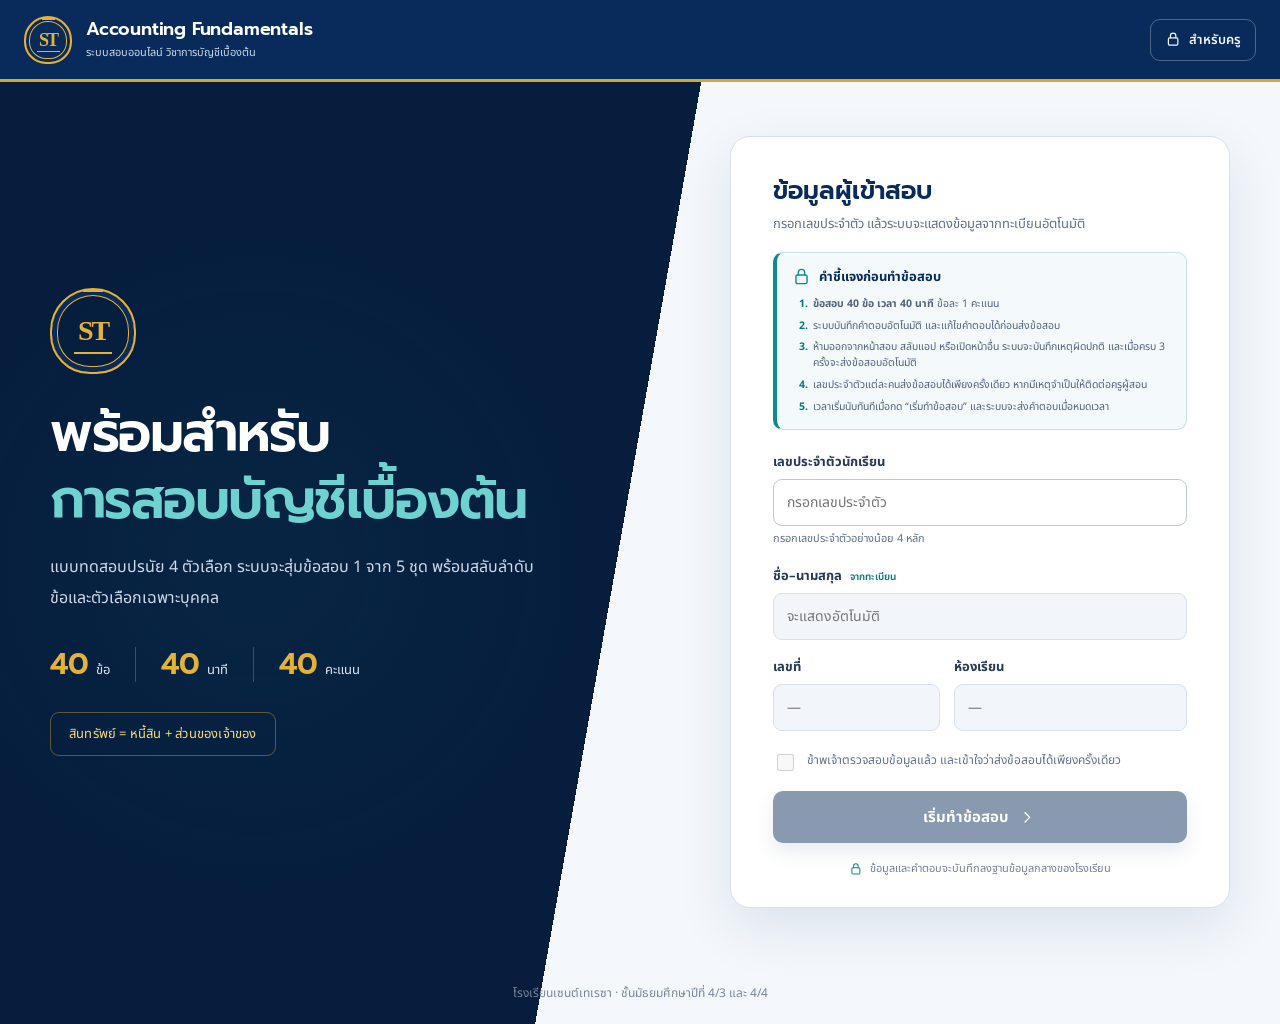
<file: index.html>
<!doctype html>
<html lang="th">
<head>
  <meta charset="UTF-8">
  <meta name="viewport" content="width=device-width, initial-scale=1, viewport-fit=cover">
  <meta name="theme-color" content="#082B5C">
  <meta name="description" content="ระบบสอบออนไลน์ วิชาการบัญชีเบื้องต้น สำหรับนักเรียนชั้น ม.4/3 และ ม.4/4 โรงเรียนเซนต์เทเรซา">
  <title>Accounting Fundamentals Online Examination System</title>
  <link rel="stylesheet" href="style.css">
</head>
<body>
  <noscript>ระบบสอบนี้ต้องเปิดใช้งาน JavaScript</noscript>
  <div id="app"></div>
  <script src="app.js"></script>
</body>
</html>
</file>
<file: style.css>
@import url('https://fonts.googleapis.com/css2?family=Noto+Sans+Thai:wght@400;500;600;700&family=Prompt:wght@500;600;700&display=swap');

:root {
  --navy-950: #061d3d;
  --navy-900: #082b5c;
  --navy-800: #0b3b74;
  --teal-700: #087778;
  --teal-600: #0f8b8d;
  --teal-100: #dff3f3;
  --gold-600: #d6a62e;
  --gold-500: #e4b237;
  --gold-100: #fbf3da;
  --blue-50: #f4f8fc;
  --blue-100: #eaf1f8;
  --ink: #14253f;
  --muted: #61718a;
  --line: #d7e1ec;
  --white: #fff;
  --danger: #b62f45;
  --shadow: 0 20px 55px rgba(8, 43, 92, .1);
  --shadow-soft: 0 8px 24px rgba(8, 43, 92, .07);
  --radius: 16px;
  --font: 'Noto Sans Thai', Tahoma, sans-serif;
  --display: 'Prompt', 'Noto Sans Thai', sans-serif;
}

* { box-sizing: border-box; }
html { min-height: 100%; background: var(--blue-50); }
body { margin: 0; min-width: 320px; min-height: 100vh; color: var(--ink); background: var(--blue-50); font-family: var(--font); }
button, input, select { font: inherit; }
button, a, input, select, label { -webkit-tap-highlight-color: transparent; }
button { cursor: pointer; }
button:disabled { cursor: not-allowed; opacity: .48; }
svg { width: 1.25em; height: 1.25em; fill: none; stroke: currentColor; stroke-width: 1.8; stroke-linecap: round; stroke-linejoin: round; }
h1, h2, h3, p { margin-top: 0; }
.sr-only { position: absolute; width: 1px; height: 1px; padding: 0; margin: -1px; overflow: hidden; clip: rect(0,0,0,0); white-space: nowrap; border: 0; }
.app-page { min-height: 100vh; display: flex; flex-direction: column; }
.app-page > footer { margin-top: auto; padding: 22px; color: #78869b; text-align: center; font-size: 12px; }
.exam-page > footer, .admin-page > footer { display: none; }

.public-header {
  height: 82px;
  color: var(--white);
  background: var(--navy-900);
  border-bottom: 3px solid var(--gold-600);
}
.public-header__inner {
  width: min(1240px, calc(100% - 48px));
  height: 100%;
  margin: auto;
  display: flex;
  align-items: center;
  justify-content: space-between;
}
.brand { display: inline-flex; align-items: center; gap: 14px; color: inherit; text-decoration: none; }
.brand > span, .exam-brand > span, .student-block > span, .sidebar-brand > span { display: flex; flex-direction: column; }
.brand strong, .exam-brand strong { font: 600 18px/1.25 var(--display); letter-spacing: -.2px; }
.brand small, .exam-brand small { margin-top: 3px; color: #c9d7e9; font-size: 11px; }
.brandmark {
  position: relative;
  width: 86px;
  height: 86px;
  display: grid;
  place-items: center;
  color: var(--gold-500);
  border: 2px solid currentColor;
  border-radius: 50% 50% 46% 46%;
  box-shadow: inset 0 0 0 5px var(--navy-900), inset 0 0 0 6px currentColor;
}
.brandmark::before { content: ''; position: absolute; top: -12px; width: 20px; height: 12px; border-bottom: 2px solid currentColor; }
.brandmark-st { font: 700 28px/1 Georgia, serif; letter-spacing: -2px; }
.brandmark-line { position: absolute; bottom: 18px; width: 38px; height: 2px; background: currentColor; }
.brandmark.compact { width: 48px; height: 48px; box-shadow: inset 0 0 0 3px var(--navy-900), inset 0 0 0 4px currentColor; }
.brandmark.compact::before { top: -7px; width: 13px; height: 7px; }
.brandmark.compact .brandmark-st { font-size: 18px; }
.brandmark.compact .brandmark-line { bottom: 10px; width: 23px; height: 1px; }
.header-link {
  display: inline-flex; align-items: center; gap: 8px; padding: 10px 14px;
  color: #eef5ff; background: transparent; border: 1px solid rgba(255,255,255,.28); border-radius: 10px;
  font-size: 13px; font-weight: 600;
}
.header-link:hover { background: rgba(255,255,255,.08); }

.btn {
  min-height: 44px; padding: 10px 18px; display: inline-flex; align-items: center; justify-content: center; gap: 9px;
  border: 1px solid transparent; border-radius: 10px; font-size: 14px; font-weight: 700; transition: transform .15s, box-shadow .15s, background .15s;
}
.btn:hover:not(:disabled) { transform: translateY(-1px); }
.btn-primary { color: #fff; background: var(--navy-900); box-shadow: 0 9px 18px rgba(8,43,92,.18); }
.btn-primary:hover:not(:disabled) { background: var(--navy-800); box-shadow: 0 12px 22px rgba(8,43,92,.22); }
.btn-teal { color: #fff; background: var(--teal-600); }
.btn-teal:hover:not(:disabled) { background: var(--teal-700); }
.btn-gold { color: #14233a; background: var(--gold-500); box-shadow: 0 8px 18px rgba(214,166,46,.22); }
.btn-gold:hover:not(:disabled) { background: #efbd40; }
.btn-outline { color: var(--navy-900); background: #fff; border-color: #9aacc1; }
.btn-outline:hover:not(:disabled) { background: var(--blue-50); border-color: var(--navy-900); }
.btn-danger { color: #fff; background: var(--danger); border-color: var(--danger); }
.btn-danger:hover:not(:disabled) { background: #98273b; border-color: #98273b; }
.btn-wide { width: 100%; }
.btn-large { min-height: 52px; font-size: 15px; }
.btn-small { min-height: 38px; padding: 8px 12px; font-size: 12px; }

.login-page {
  background:
    radial-gradient(circle at 20% 55%, rgba(15,139,141,.08), transparent 30%),
    linear-gradient(100deg, var(--navy-950) 0 49%, var(--blue-50) 49% 100%);
}
.login-layout { width: min(1180px, calc(100% - 48px)); min-height: calc(100vh - 138px); margin: 0 auto; display: grid; grid-template-columns: 1fr 1fr; align-items: center; gap: 88px; padding: 54px 0; }
.login-intro { color: #fff; max-width: 510px; }
.crest-wrap { margin-bottom: 26px; }
.login-intro h1 { margin-bottom: 18px; font: 600 clamp(34px, 4.2vw, 54px)/1.25 var(--display); letter-spacing: -1.5px; }
.login-intro h1 span { color: #6ed3d0; }
.login-intro > p { max-width: 490px; color: #cfdaea; font-size: 16px; line-height: 1.9; }
.exam-facts { margin: 34px 0 30px; display: flex; align-items: center; gap: 25px; }
.exam-facts div { display: flex; align-items: baseline; gap: 7px; }
.exam-facts strong { color: var(--gold-500); font: 600 30px/1 var(--display); }
.exam-facts span { color: #dce7f4; font-size: 13px; }
.exam-facts i { width: 1px; height: 35px; background: rgba(255,255,255,.2); }
.equation-line { width: fit-content; padding: 11px 18px; color: #f6d982; border: 1px solid rgba(214,166,46,.42); border-radius: 9px; font-size: 13px; letter-spacing: .2px; }
.login-panel { width: 100%; max-width: 500px; justify-self: end; padding: 38px 42px 30px; background: #fff; border: 1px solid var(--line); border-radius: 20px; box-shadow: var(--shadow); }
.panel-heading { margin-bottom: 25px; }
.panel-heading h2 { margin-bottom: 5px; color: var(--navy-900); font: 600 25px/1.35 var(--display); }
.panel-heading p { margin-bottom: 0; color: var(--muted); font-size: 13px; }
.exam-instructions { margin: -7px 0 22px; padding: 14px 15px; background: #f4fafb; border: 1px solid #c7e1e1; border-left: 4px solid var(--teal-600); border-radius: 10px; }
.instruction-title { display: flex; align-items: center; gap: 8px; color: var(--navy-900); font-size: 13px; }
.instruction-title svg { width: 19px; height: 19px; flex: 0 0 auto; color: var(--teal-600); }
.exam-instructions ol { margin: 10px 0 0; padding-left: 19px; display: grid; gap: 6px; }
.exam-instructions li { padding-left: 2px; color: #52637a; font-size: 10.5px; line-height: 1.5; }
.exam-instructions li::marker { color: var(--teal-700); font-weight: 700; }
.field { margin-bottom: 17px; }
.field label { display: block; margin-bottom: 7px; color: #263955; font-size: 13px; font-weight: 700; }
.field input, .field select, .results-toolbar select {
  width: 100%; height: 47px; padding: 0 13px; color: var(--ink); background: #fff;
  border: 1px solid #bcc9d8; border-radius: 9px; outline: 0; font-size: 14px;
}
.field input:focus, .field select:focus, .results-toolbar select:focus, .search-box:focus-within {
  border-color: var(--teal-600); box-shadow: 0 0 0 3px rgba(15,139,141,.12);
}
.lookup-input { position: relative; }
.lookup-input input { padding-right: 42px; }
.lookup-spinner {
  position: absolute; top: 50%; right: 14px; width: 18px; height: 18px; margin-top: -9px;
  border: 2px solid #d3dee9; border-top-color: var(--teal-600); border-radius: 50%;
  opacity: 0; pointer-events: none;
}
.lookup-spinner.visible { opacity: 1; animation: spin .75s linear infinite; }
.lookup-feedback { min-height: 18px; margin: 5px 0 0; color: var(--muted); font-size: 11px; line-height: 1.5; }
.lookup-field[data-state="success"] input { border-color: var(--teal-600); background: #f5fdfc; }
.lookup-field[data-state="success"] .lookup-feedback { color: var(--teal-700); font-weight: 600; }
.lookup-field[data-state="error"] input { border-color: var(--danger); }
.lookup-field[data-state="error"] .lookup-feedback { color: var(--danger); font-weight: 600; }
.auto-field label span { margin-left: 5px; color: var(--teal-700); font-size: 10px; font-weight: 600; }
.auto-field input[readonly] { color: #30435e; background: #f2f6fa; border-color: #d7e1ec; cursor: default; }
.auto-field input[readonly]:not(:placeholder-shown) { color: var(--navy-900); background: #f6fbfb; border-color: #b9d9d8; font-weight: 600; }
.form-row { display: grid; grid-template-columns: 1fr 1.4fr; gap: 14px; }
.consent { display: flex; align-items: flex-start; gap: 10px; margin: 3px 0 17px; color: var(--muted); font-size: 12px; line-height: 1.55; cursor: pointer; }
.consent input { width: 17px; height: 17px; flex: 0 0 auto; accent-color: var(--teal-600); }
.form-error { display: none; margin: -5px 0 12px; color: var(--danger); font-size: 12px; font-weight: 600; }
.form-error.visible { display: block; }
.secure-note, .security-copy { margin: 17px 0 0; display: flex; align-items: center; justify-content: center; gap: 7px; color: #738198; font-size: 11px; }
.secure-note svg, .security-copy svg { color: var(--teal-600); }

.center-stage { min-height: calc(100vh - 135px); padding: 50px 20px; display: grid; place-items: center; }
.loader-card, .setup-card { width: min(520px, 100%); padding: 42px; text-align: center; background: #fff; border: 1px solid var(--line); border-radius: var(--radius); box-shadow: var(--shadow-soft); }
.loader-card .brandmark { margin: 0 auto 22px; background: var(--navy-900); }
.loader-card h1, .setup-card h1 { margin: 18px 0 7px; color: var(--navy-900); font: 600 24px/1.35 var(--display); }
.loader-card p, .setup-card p { color: var(--muted); }
.spinner, .mini-spinner { border-radius: 50%; border: 3px solid #d8e2ec; border-top-color: var(--teal-600); animation: spin .75s linear infinite; }
.spinner { width: 36px; height: 36px; margin: 20px auto; }
.mini-spinner { width: 18px; height: 18px; }
@keyframes spin { to { transform: rotate(360deg); } }
.setup-icon, .teacher-lock { width: 58px; height: 58px; margin: auto; display: grid; place-items: center; color: var(--teal-600); background: var(--teal-100); border-radius: 50%; font-size: 25px; }
.setup-code { padding: 12px; color: var(--navy-800); background: var(--blue-100); border-radius: 8px; font-size: 13px; }

.exam-page { min-height: 100vh; background: #f5f8fc; }
.exam-header { min-height: 134px; display: grid; grid-template-columns: 1.35fr .75fr 1fr; align-items: stretch; color: #fff; background: var(--navy-900); border-bottom: 3px solid var(--gold-600); }
.exam-header > div { padding: 22px 34px; display: flex; align-items: center; }
.exam-header > div + div { border-left: 1px solid rgba(255,255,255,.18); }
.exam-brand { gap: 14px; }
.time-block { flex-direction: column; justify-content: center; }
.time-block span { display: flex; align-items: center; gap: 7px; color: #d2deed; font-size: 12px; }
.time-block strong { margin-top: 4px; font: 600 clamp(36px, 4vw, 54px)/1 var(--display); letter-spacing: 2px; }
.student-block { justify-content: center; gap: 14px; }
.student-block > svg { width: 44px; height: 44px; padding: 9px; color: #dce9f8; border: 1px solid rgba(255,255,255,.5); border-radius: 50%; }
.student-block strong { font-size: 14px; }
.student-block small { margin-top: 4px; color: #c8d6e8; font-size: 11px; }
.exam-status { min-height: 70px; padding: 0 max(24px, calc((100vw - 1440px) / 2)); display: flex; align-items: center; justify-content: space-between; gap: 25px; background: #fff; border-bottom: 1px solid var(--line); }
.answered-status { display: flex; align-items: center; gap: 10px; }
.answered-status > svg { width: 24px; height: 24px; padding: 3px; color: var(--teal-600); border: 2px solid currentColor; border-radius: 50%; }
.answered-status > span { white-space: nowrap; font-size: 13px; }
.answered-status strong { color: var(--teal-700); font-size: 20px; }
.progress-track { width: min(290px, 23vw); height: 7px; margin-left: 14px; overflow: hidden; background: #e5ebf2; border-radius: 99px; }
.progress-track i { display: block; height: 100%; background: var(--teal-600); transition: width .2s; }
.save-status { display: flex; align-items: center; gap: 7px; color: var(--muted); font-size: 12px; }
.save-status svg { color: var(--teal-600); font-size: 20px; }
.save-status.saving { color: var(--gold-600); }
.save-status.error { color: var(--danger); }
.integrity-status { display: flex; align-items: center; gap: 6px; color: #64748b; font-size: 11px; white-space: nowrap; }
.integrity-status svg { width: 18px; height: 18px; color: var(--teal-600); }
.integrity-status strong { min-width: 34px; padding: 3px 7px; color: var(--navy-900); background: #edf7f7; border-radius: 999px; text-align: center; }
.integrity-status.warning { color: #a35c12; }
.integrity-status.warning svg { color: var(--danger); }
.integrity-status.warning strong { color: #a33b2f; background: #fff0ed; }
.exam-layout { width: min(1440px, 100%); margin: 0 auto; padding: 22px 24px 28px; display: grid; grid-template-columns: minmax(0, 1.58fr) minmax(330px, .92fr); gap: 20px; }
.question-card, .navigator-card { background: #fff; border: 1px solid var(--line); border-radius: 14px; box-shadow: var(--shadow-soft); }
.question-card { min-height: 645px; padding: 30px 34px 26px; display: flex; flex-direction: column; }
.question-meta { padding-bottom: 14px; display: flex; align-items: center; justify-content: space-between; color: var(--muted); border-bottom: 1px solid var(--line); font-size: 12px; }
.question-meta span:first-child { color: var(--navy-900); font-size: 15px; font-weight: 600; }
.question-meta strong { color: var(--teal-700); font-size: 22px; }
.question-card h1 { margin: 27px 0 23px; font: 500 clamp(18px, 1.6vw, 23px)/1.65 var(--display); color: #172a47; }
.choices { margin: 0; padding: 0; border: 0; display: grid; gap: 12px; }
.choice { min-height: 70px; padding: 12px 18px; display: grid; grid-template-columns: 22px minmax(0, 1fr); align-items: center; border: 1px solid #c8d4e1; border-radius: 10px; cursor: pointer; transition: border .15s, background .15s, box-shadow .15s; }
.choice:hover { border-color: #75b9ba; background: #f8fcfc; }
.choice.selected { background: #edf9f9; border: 2px solid var(--teal-600); box-shadow: 0 0 0 2px rgba(15,139,141,.08); }
.choice input { width: 18px; height: 18px; margin: 0; accent-color: var(--teal-600); }
.choice-text { min-height: 34px; padding-left: 18px; display: flex; align-items: center; border-left: 1px solid var(--line); font-size: 14px; line-height: 1.55; }
.question-actions { margin-top: auto; padding-top: 28px; display: flex; justify-content: space-between; }
.navigator-card { padding: 27px 27px 22px; }
.navigator-toggle { display: none; }
.navigator-heading { display: flex; align-items: flex-start; justify-content: space-between; gap: 15px; }
.navigator-heading h2 { color: var(--navy-900); font: 600 19px/1.3 var(--display); }
.legend { display: flex; flex-wrap: wrap; justify-content: flex-end; gap: 7px 12px; color: var(--muted); font-size: 9px; }
.legend span { display: flex; align-items: center; gap: 4px; white-space: nowrap; }
.legend i { width: 10px; height: 10px; background: #fff; border: 1px solid #bac8d7; border-radius: 2px; }
.legend i.done { background: var(--teal-600); border-color: var(--teal-600); }
.legend i.current { background: var(--navy-900); border-color: var(--navy-900); box-shadow: 0 0 0 2px rgba(214,166,46,.45); }
.question-grid { margin: 22px 0 20px; display: grid; grid-template-columns: repeat(8, 1fr); gap: 10px; }
.question-number { aspect-ratio: 1; min-width: 0; color: #42526b; background: #fff; border: 1px solid #c7d2df; border-radius: 7px; font-size: 12px; }
.question-number:hover { border-color: var(--teal-600); }
.question-number.done { color: #fff; background: var(--teal-600); border-color: var(--teal-600); }
.question-number.current { color: #fff; background: var(--navy-900); border-color: var(--navy-900); box-shadow: 0 0 0 3px rgba(214,166,46,.5); }
.navigator-help { margin: 4px 0 28px; color: var(--muted); font-size: 10px; text-align: center; }
.submit-warning { margin: 12px 0 0; display: flex; justify-content: center; gap: 6px; color: #7d8797; font-size: 10px; }
.submit-warning svg { color: var(--gold-600); }

.modal-backdrop { position: fixed; inset: 0; z-index: 50; padding: 20px; display: grid; place-items: center; background: rgba(3,18,40,.7); backdrop-filter: blur(3px); }
.modal-card { width: min(480px, calc(100vw - 40px)); padding: 34px; background: #fff; border-radius: 16px; box-shadow: 0 28px 70px rgba(0,0,0,.25); }
.review-modal { text-align: center; }
.modal-icon { width: 58px; height: 58px; margin: 0 auto 17px; display: grid; place-items: center; color: var(--teal-600); background: var(--teal-100); border-radius: 50%; font-size: 26px; }
.review-modal h2 { margin-bottom: 7px; color: var(--navy-900); font: 600 23px/1.4 var(--display); }
.review-modal > p { color: var(--muted); }
.modal-icon.danger { color: var(--danger); background: #fff0ed; }
.integrity-rules { margin: 18px 0 4px; padding: 12px 14px; color: #8b4513; background: #fff7e5; border: 1px solid #f0d391; border-radius: 10px; font-size: 13px; line-height: 1.55; }
.review-summary { margin: 22px 0; padding: 16px; display: flex; justify-content: space-around; background: var(--blue-50); border-radius: 9px; }
.review-summary span { color: var(--muted); font-size: 12px; }
.review-summary strong { display: block; color: var(--navy-900); font-size: 22px; }
.modal-actions { display: flex; justify-content: center; gap: 10px; }

.result-stage { background: radial-gradient(circle at 50% 25%, #e1f4f3, transparent 35%); }
.result-card { width: min(660px, 100%); padding: 38px 45px; text-align: center; background: #fff; border: 1px solid var(--line); border-radius: 18px; box-shadow: var(--shadow); }
.success-mark { width: 58px; height: 58px; margin: auto; display: grid; place-items: center; color: #fff; background: var(--teal-600); border-radius: 50%; font-size: 28px; }
.result-card h1 { margin: 16px 0 4px; color: var(--navy-900); font: 600 28px/1.35 var(--display); }
.result-card > p { color: var(--muted); }
.score-ring { width: 180px; height: 180px; margin: 28px auto; padding: 12px; display: grid; place-items: center; background: conic-gradient(var(--teal-600) calc(var(--score) * 1%), var(--blue-100) 0); border-radius: 50%; }
.score-ring > div { width: 100%; height: 100%; display: grid; place-content: center; background: #fff; border-radius: 50%; }
.score-ring strong { color: var(--navy-900); font: 600 52px/1 var(--display); }
.score-ring span { color: var(--muted); font-size: 12px; }
.result-details { display: grid; grid-template-columns: repeat(3, 1fr); border: 1px solid var(--line); border-radius: 10px; }
.result-details div { padding: 14px 9px; }
.result-details div + div { border-left: 1px solid var(--line); }
.result-details span, .result-details strong { display: block; }
.result-details span { color: var(--muted); font-size: 10px; }
.result-details strong { margin-top: 4px; color: var(--navy-900); font-size: 12px; }
.result-note { margin: 20px 0 !important; font-size: 12px; }
.auto-note { margin-top: 14px; padding: 8px; color: #7e6012; background: var(--gold-100); border-radius: 7px; font-size: 11px; }

.teacher-login-stage { background: linear-gradient(135deg, var(--blue-50), #e8f3f4); }
.teacher-login-card { width: min(430px, 100%); padding: 38px 42px; text-align: center; background: #fff; border: 1px solid var(--line); border-radius: 18px; box-shadow: var(--shadow); }
.teacher-login-card h1 { margin: 17px 0 6px; color: var(--navy-900); font: 600 25px/1.4 var(--display); }
.teacher-login-card > p { margin-bottom: 24px; color: var(--muted); font-size: 13px; }
.teacher-login-card form { text-align: left; }

.admin-page { background: #f3f7fb; }
.admin-shell { min-height: 100vh; display: grid; grid-template-columns: 245px minmax(0, 1fr); }
.admin-sidebar { padding: 25px 18px; display: flex; flex-direction: column; color: #fff; background: var(--navy-950); border-right: 3px solid var(--gold-600); }
.sidebar-brand { display: flex; align-items: center; gap: 12px; }
.sidebar-brand strong { font: 600 15px/1.25 var(--display); }
.sidebar-brand small { margin-top: 5px; color: #8ea4be; font-size: 9px; text-transform: uppercase; letter-spacing: 1.2px; }
.admin-sidebar nav { margin-top: 50px; }
.admin-sidebar nav button { width: 100%; padding: 13px 14px; display: flex; align-items: center; gap: 10px; color: #fff; background: rgba(255,255,255,.08); border: 0; border-radius: 9px; text-align: left; font-weight: 600; }
.nav-dot { width: 7px; height: 7px; background: var(--gold-500); border-radius: 50%; }
.sidebar-school { margin-top: auto; padding: 15px 8px; display: flex; flex-direction: column; color: #9eb0c6; font-size: 10px; }
.sidebar-school strong { color: #d9e3ee; font-size: 11px; }
.sidebar-logout { padding: 12px 8px; display: flex; align-items: center; gap: 9px; color: #afbed0; background: transparent; border: 0; font-size: 12px; text-align: left; }
.admin-main { min-width: 0; padding: 32px 38px 38px; }
.admin-header { display: flex; justify-content: space-between; align-items: flex-start; }
.admin-header h1 { margin-bottom: 4px; color: var(--navy-900); font: 600 29px/1.3 var(--display); }
.admin-header p { color: var(--muted); font-size: 12px; }
.sync-time { display: flex; align-items: center; gap: 8px; color: var(--muted); font-size: 9px; text-align: right; }
.sync-time svg { color: var(--teal-600); font-size: 22px; }
.sync-time strong { color: #42536b; font-size: 10px; }
.exam-control { min-height: 82px; margin: 20px 0; padding: 16px 18px; display: flex; align-items: center; justify-content: space-between; gap: 18px; border: 1px solid; border-radius: 12px; box-shadow: var(--shadow-soft); }
.exam-control.open { background: #edf9f6; border-color: #9bd8cb; }
.exam-control.closed { background: #fff2f3; border-color: #edb8c0; }
.exam-control__status { display: flex; align-items: center; gap: 12px; }
.exam-control__status div { display: grid; gap: 3px; }
.exam-control__status strong { color: var(--navy-900); font-size: 16px; }
.exam-control__status small { color: var(--muted); font-size: 11px; }
.exam-control__dot { width: 13px; height: 13px; flex: 0 0 13px; border-radius: 50%; box-shadow: 0 0 0 5px rgba(15,139,141,.12); background: var(--teal-600); }
.exam-control.closed .exam-control__dot { box-shadow: 0 0 0 5px rgba(182,47,69,.1); background: var(--danger); }
.exam-toggle { min-height: 44px; padding: 0 20px; border: 0; border-radius: 9px; color: #fff; background: var(--danger); font-weight: 700; cursor: pointer; }
.exam-control.closed .exam-toggle { background: var(--teal-600); }
.exam-toggle:disabled { cursor: wait; opacity: .65; }
.summary-band { margin: 20px 0; display: grid; grid-template-columns: repeat(4, 1fr); background: #fff; border: 1px solid var(--line); border-radius: 12px; box-shadow: var(--shadow-soft); }
.summary-band > div { min-height: 88px; padding: 18px 22px; display: grid; grid-template-columns: auto 1fr; align-content: center; column-gap: 7px; }
.summary-band > div + div { border-left: 1px solid var(--line); }
.summary-band span { grid-column: 1/-1; color: var(--muted); font-size: 10px; }
.summary-band strong { color: var(--navy-900); font: 600 27px/1.3 var(--display); }
.summary-band small { align-self: end; padding-bottom: 5px; color: #8090a5; font-size: 9px; }
.results-surface { overflow: hidden; background: #fff; border: 1px solid var(--line); border-radius: 12px; box-shadow: var(--shadow-soft); }
.results-toolbar { padding: 16px 18px; display: flex; align-items: center; gap: 11px; border-bottom: 1px solid var(--line); }
.search-box { width: min(370px, 34vw); height: 40px; padding: 0 12px; display: flex; align-items: center; gap: 8px; border: 1px solid #bdc9d7; border-radius: 8px; }
.search-box svg { color: #8090a5; }
.search-box input { width: 100%; border: 0; outline: 0; color: var(--ink); font-size: 12px; }
.filter-group, .export-group { display: flex; gap: 8px; }
.filter-group select { width: 105px; height: 40px; font-size: 11px; }
.export-group { margin-left: auto; }
.table-scroll { overflow: auto; }
table { width: 100%; min-width: 1040px; border-collapse: collapse; }
th { padding: 12px 13px; color: #5f7088; background: #f2f6fa; border-bottom: 1px solid var(--line); font-size: 9px; font-weight: 700; text-align: left; white-space: nowrap; }
td { padding: 13px; color: #43526a; border-bottom: 1px solid #e6ecf2; font-size: 10px; white-space: nowrap; }
td strong { color: #1e304a; }
tbody tr:hover { background: #f8fbfd; }
.mono { font-family: Consolas, monospace; letter-spacing: .2px; }
.score-cell { min-width: 45px; padding: 5px 8px; display: inline-block; color: #056c6c; background: var(--teal-100); border-radius: 6px; font-weight: 700; text-align: center; }
.auto-label { display: block; margin-top: 3px; color: #977118; font-size: 8px; }
.integrity-flag { display: inline-flex; padding: 4px 8px; color: #64748b; background: #eef3f8; border-radius: 999px; font-size: 10px; white-space: nowrap; }
.integrity-flag.flagged { color: #9a3d2f; background: #fff0ed; font-weight: 700; }
.delete-result-btn { min-height: 32px; padding: 0 10px; color: var(--danger); background: #fff; border: 1px solid #e3a6b0; border-radius: 7px; font-size: 10px; font-weight: 700; cursor: pointer; }
.delete-result-btn:hover { color: #fff; background: var(--danger); border-color: var(--danger); }
.delete-warning { margin: 17px 0 20px; padding: 12px 14px; color: #8b3241; background: #fff1f3; border: 1px solid #efc1c8; border-radius: 9px; font-size: 12px; line-height: 1.6; }
.empty-table { min-height: 250px; display: flex; flex-direction: column; align-items: center; justify-content: center; color: #8c9bad; }
.empty-table svg { width: 34px; height: 34px; margin-bottom: 10px; }
.empty-table strong { font-size: 13px; }
.empty-table span { margin-top: 3px; font-size: 10px; }
.table-footer { padding: 11px 18px; color: var(--muted); background: #fbfcfd; font-size: 9px; }

.toast { position: fixed; right: 22px; bottom: 22px; z-index: 80; max-width: 370px; padding: 12px 16px; color: #fff; background: var(--navy-900); border-radius: 9px; box-shadow: var(--shadow); font-size: 12px; opacity: 0; transform: translateY(15px); pointer-events: none; transition: .2s; }
.toast.show { opacity: 1; transform: translateY(0); }
.toast.error { background: var(--danger); }

@media (max-width: 1050px) {
  .login-page { background: linear-gradient(180deg, var(--navy-950) 0 46%, var(--blue-50) 46% 100%); }
  .login-layout { grid-template-columns: 1fr; gap: 35px; padding: 38px 0 55px; }
  .login-intro { max-width: 650px; text-align: center; justify-self: center; }
  .login-intro > p { margin-left: auto; margin-right: auto; }
  .crest-wrap .brandmark, .equation-line { margin-left: auto; margin-right: auto; }
  .exam-facts { justify-content: center; }
  .login-panel { max-width: 620px; justify-self: center; }
  .exam-header { grid-template-columns: 1fr 1fr; }
  .exam-brand { grid-column: 1/-1; border-bottom: 1px solid rgba(255,255,255,.18); }
  .exam-layout { grid-template-columns: 1fr; }
  .navigator-card { grid-row: 1; }
  .question-grid { grid-template-columns: repeat(10, 1fr); }
  .admin-shell { grid-template-columns: 78px minmax(0, 1fr); }
  .admin-sidebar { align-items: center; padding-inline: 12px; }
  .sidebar-brand > span, .admin-sidebar nav button:not(.active) span, .admin-sidebar nav button, .sidebar-school, .sidebar-logout span { font-size: 0; }
  .admin-sidebar nav button { justify-content: center; }
  .admin-main { padding: 27px 24px; }
}
@media (max-width: 720px) {
  .app-page { min-height: 100dvh; }
  .public-header { position: sticky; top: 0; z-index: 40; height: 60px; }
  .public-header__inner { width: calc(100% - 24px); }
  .brand strong { font-size: 14px; }
  .brand small { display: none; }
  .brandmark.compact { width: 42px; height: 42px; }
  .header-link { min-width: 44px; min-height: 44px; padding: 9px 11px; }
  .header-link span { display: none; }
  .login-page { background: linear-gradient(180deg, var(--navy-950) 0 230px, var(--blue-50) 230px 100%); }
  .login-layout { width: calc(100% - 16px); min-height: auto; align-items: start; gap: 12px; padding: 14px 0 28px; }
  .crest-wrap { display: none; }
  .login-intro h1 { margin: 4px 0 2px; font-size: 25px; line-height: 1.25; letter-spacing: -.6px; }
  .login-intro > p { display: none; }
  .exam-facts { width: 100%; margin: 12px 0 0; justify-content: space-around; gap: 0; }
  .exam-facts strong { font-size: 24px; }
  .exam-facts span { font-size: 11px; }
  .exam-facts i { height: 28px; }
  .equation-line { display: none; }
  .login-panel { max-width: 560px; padding: 20px 18px 18px; border-radius: 18px; }
  .panel-heading { margin-bottom: 15px; }
  .panel-heading h2 { font-size: 22px; }
  .panel-heading p { font-size: 12px; line-height: 1.5; }
  .exam-instructions { margin: 0 0 16px; padding: 13px 14px; }
  .exam-instructions li { font-size: 11.5px; line-height: 1.55; }
  .field { margin-bottom: 12px; }
  .field input, .field select { height: 52px; font-size: 16px; }
  .lookup-feedback { min-height: 16px; margin-top: 3px; }
  .form-row { grid-template-columns: 1fr 1fr; }
  .consent { margin: 0 0 14px; gap: 9px; }
  .consent input { width: 20px; height: 20px; }
  .btn-large { min-height: 54px; }
  .secure-note { margin-top: 13px; }
  .exam-header { position: sticky; top: 0; z-index: 25; min-height: 66px; height: 66px; grid-template-columns: .8fr 1.2fr; box-shadow: 0 4px 14px rgba(4,28,61,.16); }
  .exam-header > div { min-width: 0; padding: 10px 12px; }
  .exam-brand { display: none !important; }
  .exam-header > div + div { border-left: 0; }
  .time-block { align-items: flex-start !important; }
  .time-block span { font-size: 10px; }
  .time-block strong { margin-top: 2px; font-size: 28px; }
  .student-block { justify-content: flex-end; text-align: right; }
  .student-block > svg { display: none; }
  .student-block strong { max-width: 100%; overflow: hidden; font-size: 12px; text-overflow: ellipsis; white-space: nowrap; }
  .student-block small { font-size: 9px; }
  .exam-status { position: sticky; top: 66px; z-index: 24; min-height: 44px; padding: 0 12px; box-shadow: 0 4px 10px rgba(8,43,92,.05); }
  .answered-status { gap: 7px; }
  .answered-status > svg { width: 21px; height: 21px; }
  .answered-status > span { font-size: 11px; }
  .answered-status strong { font-size: 17px; }
  .progress-track { display: none; }
  .save-status span { display: none; }
  .integrity-status { margin-left: auto; }
  .integrity-status span { display: none; }
  .integrity-status svg { width: 17px; height: 17px; }
  .integrity-status strong { min-width: 31px; padding-inline: 6px; }
  .exam-layout { padding: 8px 7px calc(18px + env(safe-area-inset-bottom)); gap: 8px; }
  .question-card { min-height: auto; padding: 15px 14px 14px; border-radius: 13px; }
  .question-meta span:last-child { display: none; }
  .question-card h1 { margin: 16px 0; font-size: 19px; line-height: 1.55; }
  .choices { gap: 9px; }
  .choice { min-height: 62px; padding: 9px 10px; grid-template-columns: 22px minmax(0, 1fr); }
  .choice input { width: 20px; height: 20px; }
  .choice-text { padding-left: 11px; font-size: 15px; line-height: 1.5; }
  .question-actions { position: sticky; bottom: 0; z-index: 12; margin: 18px -14px -14px; padding: 10px 14px calc(10px + env(safe-area-inset-bottom)); gap: 8px; background: rgba(255,255,255,.97); border-top: 1px solid var(--line); box-shadow: 0 -7px 18px rgba(8,43,92,.08); }
  .question-actions .btn { min-width: 0; min-height: 50px; flex: 1; padding-inline: 10px; }
  .navigator-card { grid-row: auto; padding: 0 14px 14px; border-radius: 13px; }
  .navigator-toggle {
    width: 100%; min-height: 62px; padding: 10px 0; display: flex; align-items: center; justify-content: space-between;
    color: var(--navy-900); background: transparent; border: 0; text-align: left;
  }
  .navigator-toggle span:first-child { display: flex; flex-direction: column; }
  .navigator-toggle strong { font: 600 16px/1.3 var(--display); }
  .navigator-toggle small { margin-top: 3px; color: var(--muted); font-size: 10px; }
  .navigator-chevron { font-size: 25px; line-height: 1; transition: transform .2s; }
  .navigator-card.expanded .navigator-chevron { transform: rotate(180deg); }
  .navigator-heading { display: none; }
  .navigator-body { display: none; padding-top: 2px; border-top: 1px solid var(--line); }
  .navigator-card.expanded .navigator-body { display: block; }
  .legend { justify-content: flex-start; }
  .question-grid { margin: 14px 0 16px; grid-template-columns: repeat(8, 1fr); gap: 7px; }
  .navigator-help, .submit-warning { display: none; }
  .navigator-card > .btn-gold { min-height: 50px; }
  .result-card { padding: 30px 20px; }
  .result-details { grid-template-columns: 1fr; }
  .result-details div + div { border-left: 0; border-top: 1px solid var(--line); }
  .modal-actions { flex-direction: column-reverse; }
  .modal-backdrop { padding: 12px; }
  .modal-card { width: min(460px, calc(100vw - 24px)); padding: 26px 20px; }
  .review-modal h2 { font-size: 21px; }
  .admin-shell { display: block; }
  .admin-sidebar { height: 64px; padding: 8px 14px; flex-direction: row; justify-content: space-between; border-right: 0; border-bottom: 2px solid var(--gold-600); }
  .sidebar-brand > span { display: none; }
  .admin-sidebar nav, .sidebar-school { display: none; }
  .sidebar-logout { padding: 8px; }
  .admin-main { padding: 20px 14px; }
  .admin-header { align-items: center; }
  .admin-header h1 { font-size: 24px; }
  .admin-header p { display: none; }
  .exam-control { align-items: stretch; flex-direction: column; }
  .exam-toggle { width: 100%; min-height: 48px; }
  .summary-band { grid-template-columns: 1fr 1fr; }
  .summary-band > div:nth-child(3) { border-left: 0; border-top: 1px solid var(--line); }
  .summary-band > div:nth-child(4) { border-top: 1px solid var(--line); }
  .results-toolbar { flex-wrap: wrap; }
  .search-box { width: 100%; }
  .filter-group { flex: 1; }
  .filter-group select { flex: 1; }
  .export-group { margin-left: 0; width: 100%; }
  .export-group .btn { flex: 1; }
  .search-box input, .filter-group select { font-size: 16px; }
  .toast { right: 10px; bottom: calc(10px + env(safe-area-inset-bottom)); left: 10px; max-width: none; }
}
@media (max-width: 440px) {
  .public-header { height: 56px; }
  .brandmark.compact { width: 38px; height: 38px; }
  .exam-facts { margin-top: 9px; }
  .exam-facts strong { font-size: 22px; }
  .public-header__inner { width: calc(100% - 16px); }
  .brand { gap: 9px; }
  .brand strong { font-size: 11.5px; }
  .login-page { background: linear-gradient(180deg, var(--navy-950) 0 204px, var(--blue-50) 204px 100%); }
  .login-layout { width: calc(100% - 12px); padding: 10px 0 20px; }
  .login-intro h1 { font-size: 23px; letter-spacing: -.5px; }
  .login-panel { padding: 18px 14px 16px; }
  .panel-heading h2 { font-size: 21px; }
  .form-row { grid-template-columns: .75fr 1fr; gap: 9px; }
  .consent { font-size: 11px; line-height: 1.45; }
  .secure-note { align-items: flex-start; text-align: left; line-height: 1.45; }
  .exam-header { min-height: 62px; height: 62px; }
  .exam-status { top: 62px; }
  .question-grid { grid-template-columns: repeat(5, 1fr); }
  .question-number { min-height: 48px; aspect-ratio: 1; }
  .question-actions .btn span { font-size: 12px; }
  .teacher-login-card { padding: 30px 22px; }
  .admin-main { padding: 16px 10px; }
  .summary-band > div { padding: 14px; }
}
</file>
